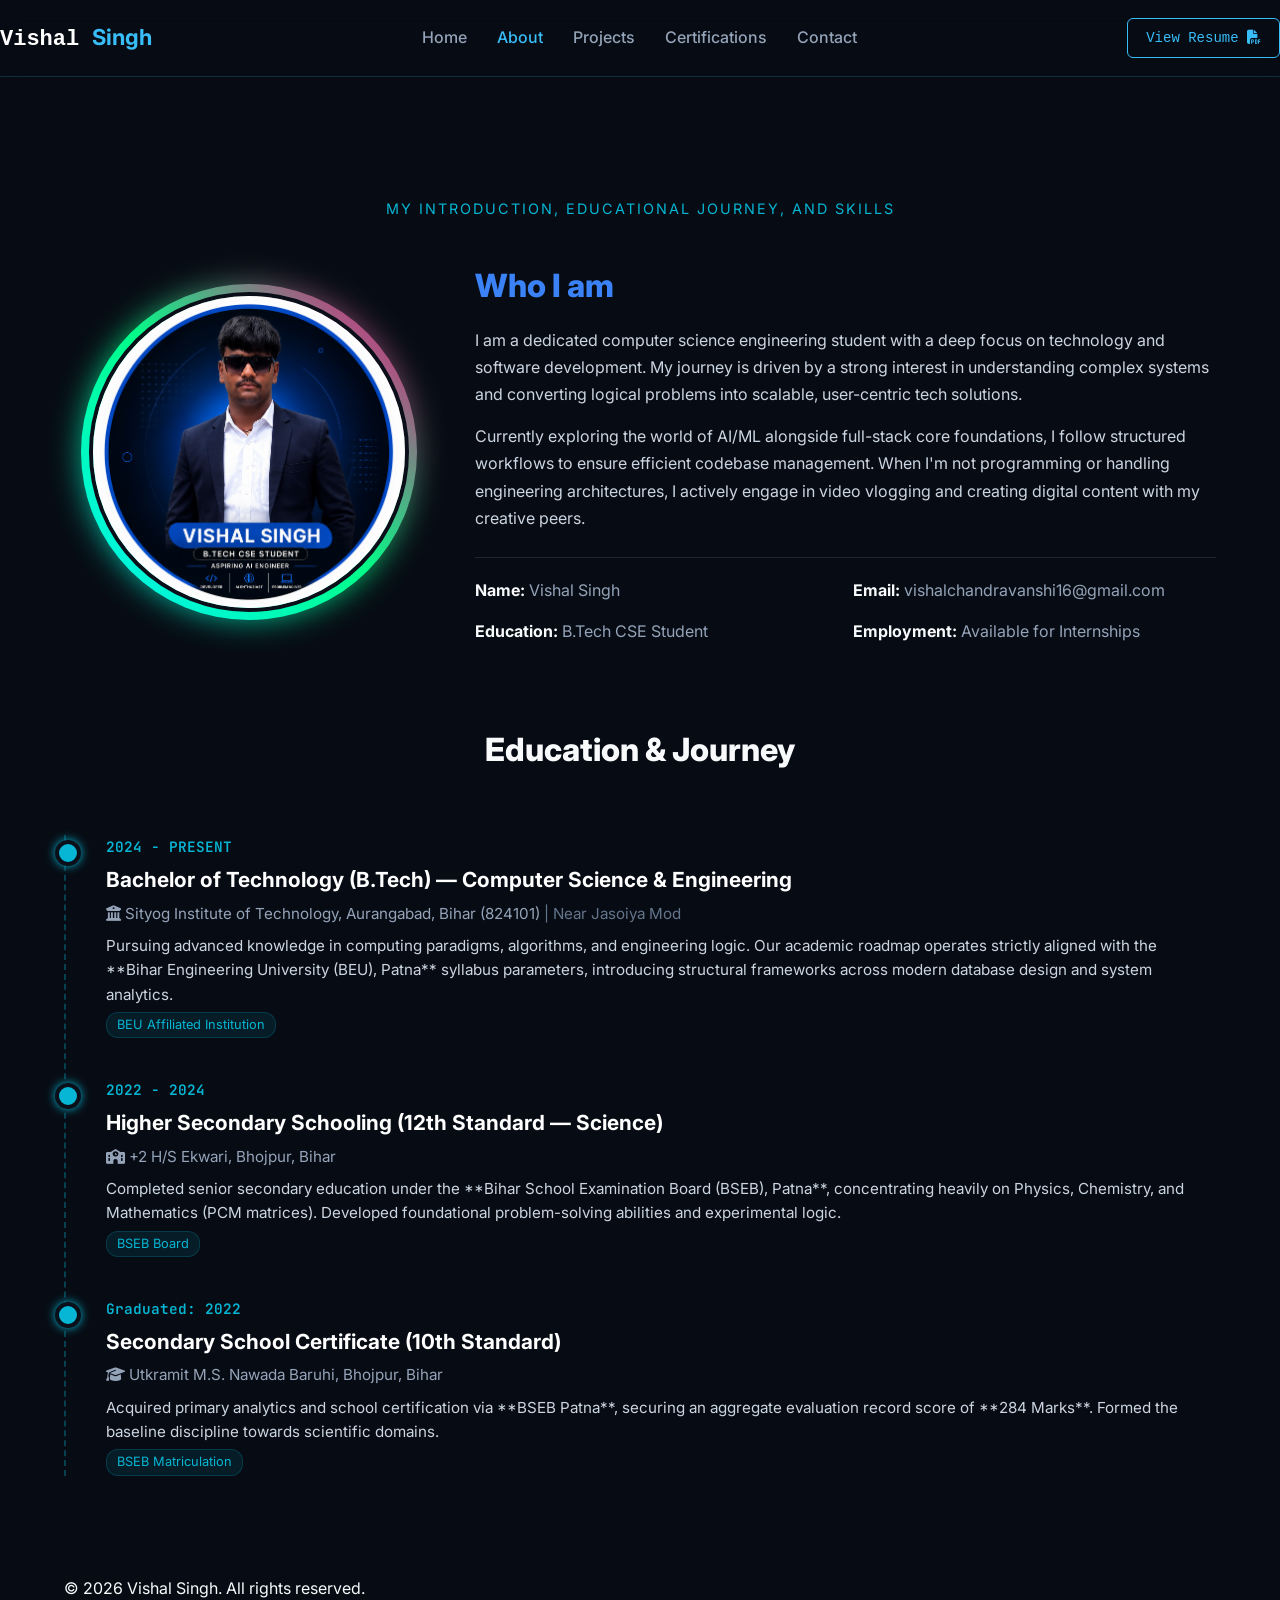
<file: about.html>
<!DOCTYPE html>
<html lang="en" class="scroll-smooth dark">
<head>
    <meta charset="UTF-8">
    <meta name="viewport" content="width=device-width, initial-scale=1.0">
    <title>About Me | Vishal Singh</title>
    
    <!-- Fonts & Icons -->
    <link rel="preconnect" href="https://fonts.googleapis.com">
    <link rel="preconnect" href="https://fonts.gstatic.com" crossorigin>
    <link href="https://fonts.googleapis.com/css2?family=Inter:wght@300;400;500;600;700;800&family=JetBrains+Mono:wght@400;500;700&display=swap" rel="stylesheet">
    <link rel="stylesheet" href="https://cdnjs.cloudflare.com/ajax/libs/font-awesome/6.4.0/css/all.min.css">
    
    <!-- CSS Links Engine -->
    <link rel="stylesheet" href="css/variables.css">
    <link rel="stylesheet" href="css/style.css">
    <link rel="stylesheet" href="css/darkmode.css">
    <link rel="stylesheet" href="css/animations.css">
    <link rel="stylesheet" href="css/responsive.css">

    <!-- Rainbow Rotating Light Magic CSS -->
    <style>
        .about-grid-layout {
            display: grid;
            grid-template-columns: 1fr 2fr;
            gap: 40px;
            align-items: center;
            margin-top: 40px;
        }

        /* Rainbow Color Ring Container */
        .rainbow-avatar-wrapper {
            position: relative;
            width: 320px;
            height: 320px;
            margin: 0 auto;
            display: flex;
            align-items: center;
            justify-content: center;
        }

        /* Dynamic Rotating Colorful Borders */
        .rainbow-avatar-wrapper::before,
        .rainbow-avatar-wrapper::after {
            content: '';
            position: absolute;
            inset: -8px;
            border-radius: 50%;
            background: linear-gradient(45deg, #00f2ff, #00ff88, #ff007f, #7928ca, #3b82f6, #00f2ff);
            background-size: 400%;
            z-index: 1;
            animation: rainbowGlow 8s linear infinite;
        }

        .rainbow-avatar-wrapper::after {
            filter: blur(15px);
            opacity: 0.7;
        }

        /* Fixed Image Frame inside the ring */
        .avatar-core-frame {
            position: relative;
            width: 100%;
            height: 100%;
            background: #0b0f19;
            border-radius: 50%;
            z-index: 5;
            overflow: hidden;
            display: flex;
            align-items: center;
            justify-content: center;
            border: 4px solid #0b0f19;
        }

        .avatar-core-frame img {
            width: 100%;
            height: 100%;
            object-fit: cover;
            pointer-events: none;
        }

        @keyframes rainbowGlow {
            0% { background-position: 0% 50%; transform: rotate(0deg); }
            50% { background-position: 100% 50%; }
            100% { background-position: 0% 50%; transform: rotate(360deg); }
        }

        /* Professional Education Timeline UI */
        .edu-timeline-box {
            margin-top: 60px;
            position: relative;
            padding-left: 20px;
            border-left: 2px dashed rgba(6, 182, 212, 0.3);
        }

        .timeline-node {
            position: relative;
            margin-bottom: 40px;
            padding-left: 20px;
        }

        .timeline-node::before {
            content: '';
            position: absolute;
            left: -31px;
            top: 5px;
            width: 18px;
            height: 18px;
            border-radius: 50%;
            background: #06b6d4;
            border: 4px solid #0b0f19;
            box-shadow: 0 0 10px #06b6d4;
        }

        .node-meta {
            font-size: 0.9rem;
            color: #06b6d4;
            font-family: 'JetBrains Mono', monospace;
            font-weight: 600;
        }

        .node-title {
            font-size: 1.3rem;
            font-weight: 700;
            color: #ffffff;
            margin: 5px 0;
        }

        .node-location {
            font-size: 0.95rem;
            color: #94a3b8;
            margin-bottom: 8px;
        }

        .node-desc {
            color: #cbd5e1;
            font-size: 0.95rem;
            line-height: 1.6;
        }

        .tag-badge {
            display: inline-block;
            background: rgba(6, 182, 212, 0.1);
            color: #06b6d4;
            padding: 2px 10px;
            border-radius: 12px;
            font-size: 0.8rem;
            margin-top: 5px;
            border: 1px solid rgba(6, 182, 212, 0.2);
        }

        @media (max-width: 768px) {
            .about-grid-layout { grid-template-columns: 1fr; gap: 30px; }
        }
    </style>
</head>
<body>

    <!-- Header / Navbar -->
    <nav class="navbar">
        <div class="nav-container">
            <a href="index.html" class="nav-logo">Vishal <span>Singh</span></a>
            <ul class="nav-menu" id="nav-menu">
                <li><a href="index.html" class="nav-link">Home</a></li>
                <li><a href="about.html" class="nav-link active">About</a></li>
                <li><a href="projects.html" class="nav-link">Projects</a></li>
                <li><a href="certificates.html" class="nav-link">Certifications</a></li>
                <li><a href="blog.html" class="nav-link">Contact</a></li>
            </ul>
            <a href="resume.html" class="download-btn">View Resume <i class="fas fa-file-pdf"></i></a>
        </div>
    </nav>

    <!-- Main Content Grid -->
    <main class="container" style="padding-top: 120px; padding-bottom: 60px;">
        <div style="text-align: center; margin-bottom: 20px;">
            <p style="color: #06b6d4; letter-spacing: 2px; text-transform: uppercase; font-size: 0.9rem;">My introduction, educational journey, and skills</p>
        </div>

        <div class="about-grid-layout">
            
            <!-- LEFT COLUMN: PHOTO WITH RAINBOW ROTATING LIGHTS -->
            <div class="rainbow-avatar-wrapper">
                <div class="avatar-core-frame">
                    <!-- Aapki image file ka path aur profile photo frame -->
                    <img src="profile.png" alt="Vishal Singh">
                </div>
            </div>

            <!-- RIGHT COLUMN: WHO I AM CONTENT -->
            <div class="who-i-am-content">
                <h2 style="font-size: 2rem; font-weight: 800; color: #3b82f6; margin-bottom: 15px;">Who I am</h2>
                <p style="line-height: 1.7; color: #cbd5e1; margin-bottom: 15px;">
                    I am a dedicated computer science engineering student with a deep focus on technology and software development. My journey is driven by a strong interest in understanding complex systems and converting logical problems into scalable, user-centric tech solutions.
                </p>
                <p style="line-height: 1.7; color: #cbd5e1; margin-bottom: 25px;">
                    Currently exploring the world of AI/ML alongside full-stack core foundations, I follow structured workflows to ensure efficient codebase management. When I'm not programming or handling engineering architectures, I actively engage in video vlogging and creating digital content with my creative peers.
                </p>

                <!-- Profile Short Meta Information -->
                <div style="display: grid; grid-template-columns: 1fr 1fr; gap: 15px; border-top: 1px solid rgba(255,255,255,0.1); padding-top: 20px;">
                    <div><strong>Name:</strong> <span style="color: #94a3b8;">Vishal Singh</span></div>
                    <div><strong>Email:</strong> <span style="color: #94a3b8;">vishalchandravanshi16@gmail.com</span></div>
                    <div><strong>Education:</strong> <span style="color: #94a3b8;">B.Tech CSE Student</span></div>
                    <div><strong>Employment:</strong> <span style="color: #94a3b8;">Available for Internships</span></div>
                </div>
            </div>

        </div>

        <!-- EDUCATION TIMELINE BLOCK -->
        <section style="margin-top: 80px;">
            <h2 style="font-size: 2rem; font-weight: 800; text-align: center; margin-bottom: 10px;">Education & Journey</h2>
            
            <div class="edu-timeline-box">

                <!-- B.TECH NODE -->
                <div class="timeline-node">
                    <div class="node-meta">2024 - PRESENT</div>
                    <div class="node-title">Bachelor of Technology (B.Tech) — Computer Science & Engineering</div>
                    <div class="node-location"><i class="fas fa-university"></i> Sityog Institute of Technology, Aurangabad, Bihar (824101) <span style="color: #64748b;">| Near Jasoiya Mod</span></div>
                    <p class="node-desc">
                        Pursuing advanced knowledge in computing paradigms, algorithms, and engineering logic. Our academic roadmap operates strictly aligned with the **Bihar Engineering University (BEU), Patna** syllabus parameters, introducing structural frameworks across modern database design and system analytics.
                    </p>
                    <span class="tag-badge">BEU Affiliated Institution</span>
                </div>

                <!-- 12TH NODE -->
                <div class="timeline-node">
                    <div class="node-meta">2022 - 2024</div>
                    <div class="node-title">Higher Secondary Schooling (12th Standard — Science)</div>
                    <div class="node-location"><i class="fas fa-school"></i> +2 H/S Ekwari, Bhojpur, Bihar</div>
                    <p class="node-desc">
                        Completed senior secondary education under the **Bihar School Examination Board (BSEB), Patna**, concentrating heavily on Physics, Chemistry, and Mathematics (PCM matrices). Developed foundational problem-solving abilities and experimental logic.
                    </p>
                    <span class="tag-badge">BSEB Board</span>
                </div>

                <!-- 10TH NODE -->
                <div class="timeline-node">
                    <div class="node-meta">Graduated: 2022</div>
                    <div class="node-title">Secondary School Certificate (10th Standard)</div>
                    <div class="node-location"><i class="fas fa-graduation-cap"></i> Utkramit M.S. Nawada Baruhi, Bhojpur, Bihar</div>
                    <p class="node-desc">
                        Acquired primary analytics and school certification via **BSEB Patna**, securing an aggregate evaluation record score of **284 Marks**. Formed the baseline discipline towards scientific domains.
                    </p>
                    <span class="tag-badge">BSEB Matriculation</span>
                </div>

            </div>
        </section>
    </main>

    <!-- Footer -->
    <footer class="main-footer">
        <div class="container footer-flex">
            <p>&copy; 2026 Vishal Singh. All rights reserved.</p>
            <p>Built with <span style="color: #ef4444;">&hearts;</span> and Engineering Logic</p>
        </div>
    </footer>

    <script src="js/script.js"></script>
</body>
</html>
</file>
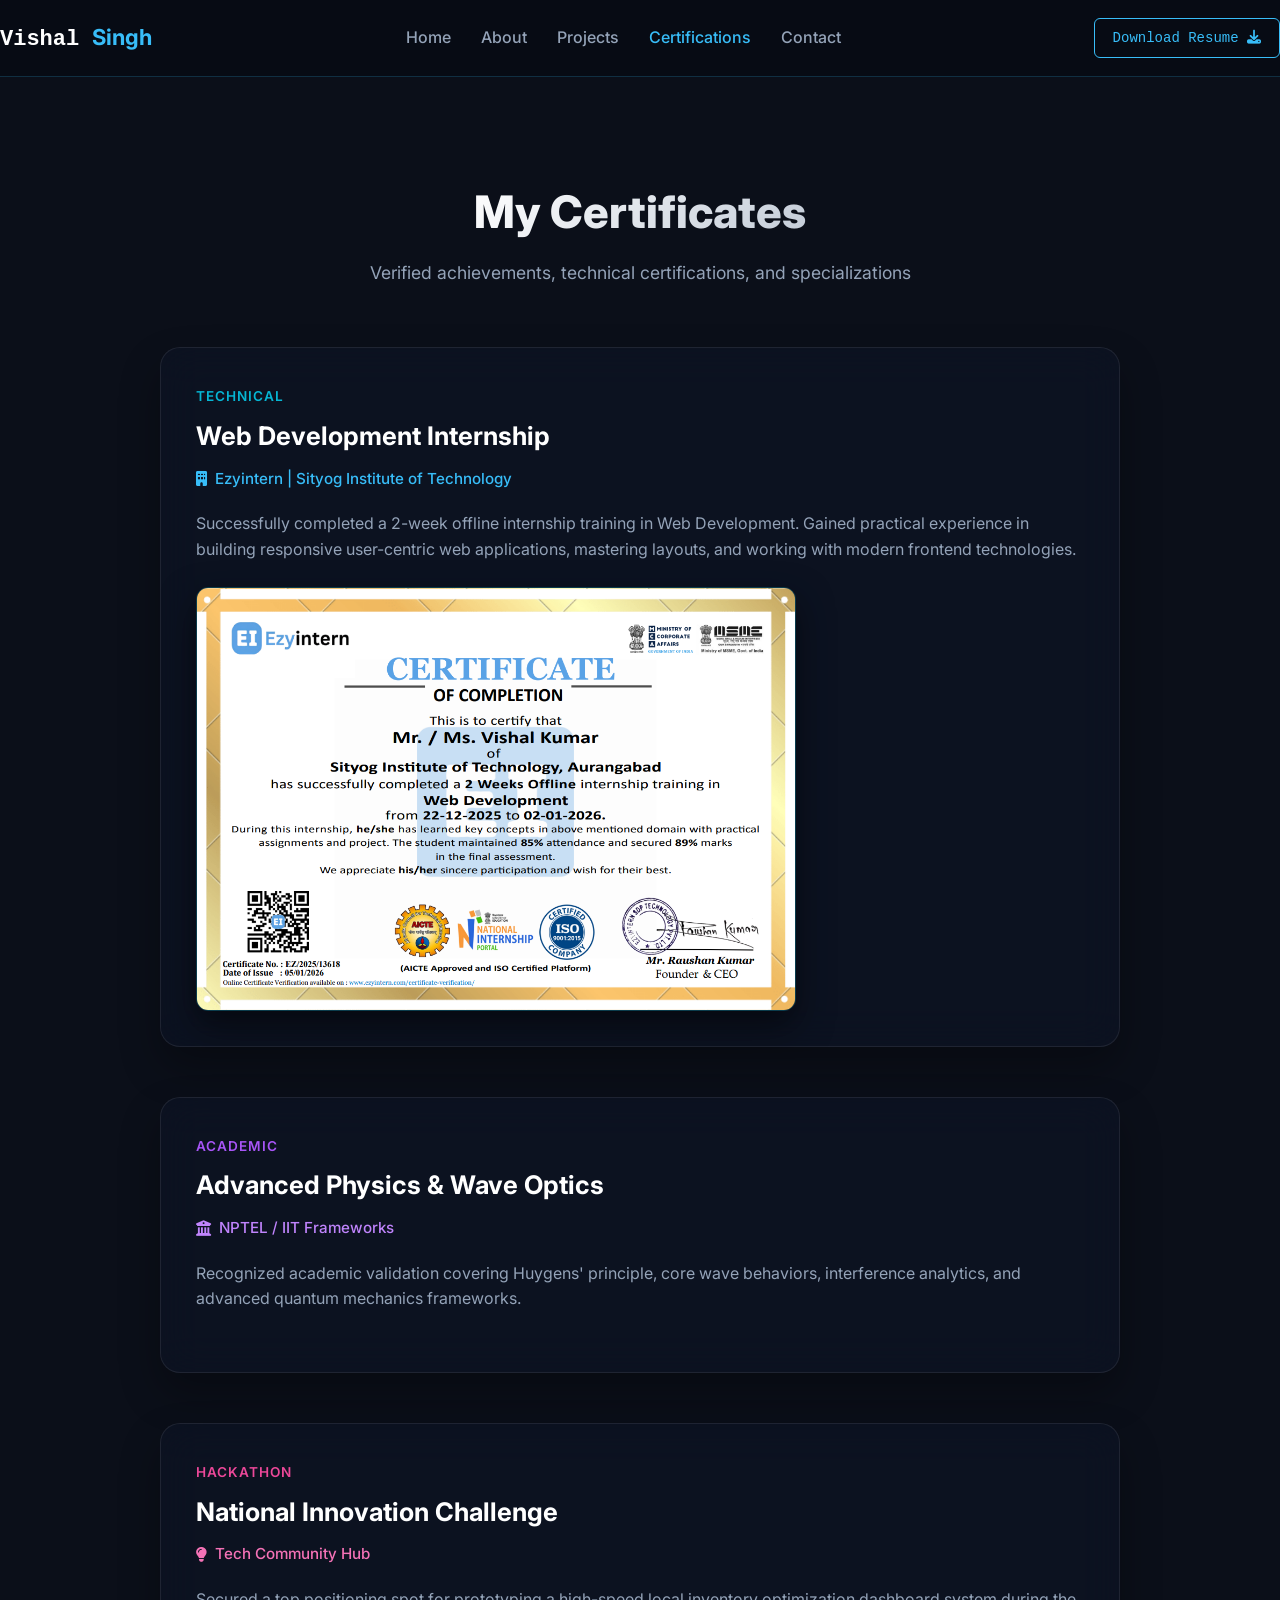
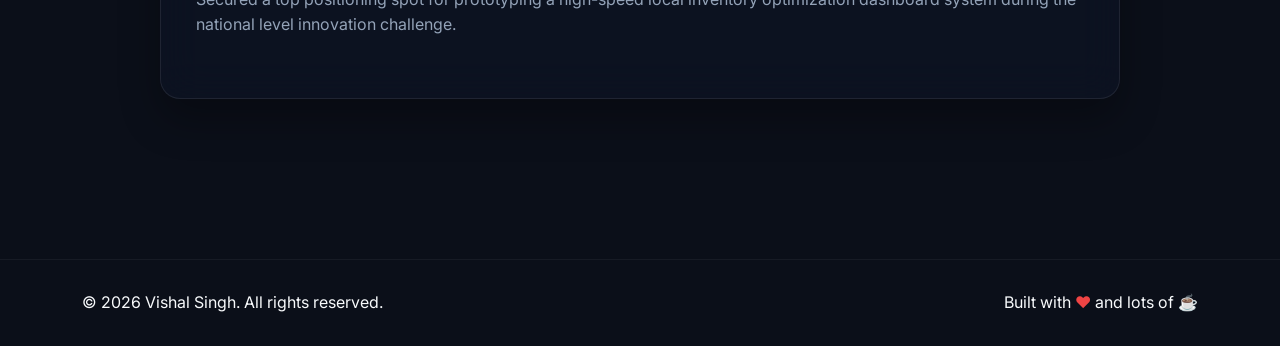
<file: certificates.html>
<!DOCTYPE html>
<html lang="en" class="scroll-smooth dark">
<head>
    <meta charset="UTF-8">
    <meta name="viewport" content="width=device-width, initial-scale=1.0">
    <title>My Certificates | Vishal Singh</title>
    
    <!-- Fonts & Icons -->
    <link rel="preconnect" href="https://fonts.googleapis.com">
    <link rel="preconnect" href="https://fonts.gstatic.com" crossorigin>
    <link href="https://fonts.googleapis.com/css2?family=Inter:wght@300;400;500;600;700;800&family=JetBrains+Mono:wght@400;500;700&display=swap" rel="stylesheet">
    <link rel="stylesheet" href="https://cdnjs.cloudflare.com/ajax/libs/font-awesome/6.4.0/css/all.min.css">
    
    <!-- CSS Links Engine -->
    <link rel="stylesheet" href="css/variables.css">
    <link rel="stylesheet" href="css/style.css">
    <link rel="stylesheet" href="css/darkmode.css">
    <link rel="stylesheet" href="css/animations.css">
    <link rel="stylesheet" href="css/responsive.css">
</head>
<body style="background-color: #0b0f19; color: #f8fafc; font-family: 'Inter', sans-serif;">

    <!-- Header / Navbar -->
    <nav class="navbar">
        <div class="nav-container">
            <a href="index.html" class="nav-logo">Vishal <span>Singh</span></a>
            <ul class="nav-menu" id="nav-menu">
                <li><a href="index.html" class="nav-link">Home</a></li>
                <li><a href="about.html" class="nav-link">About</a></li>
                <li><a href="projects.html" class="nav-link">Projects</a></li>
                <li><a href="certificates.html" class="nav-link active">Certifications</a></li>
                <li><a href="index.html#contact" class="nav-link">Contact</a></li>
            </ul>
            <a href="resume.html" class="download-btn">Download Resume <i class="fas fa-download"></i></a>
        </div>
    </nav>

    <!-- Certificates Section -->
    <section style="padding: 100px 20px; max-width: 1000px; margin: 0 auto;">
        <div style="text-align: center; margin-bottom: 60px;">
            <h1 style="font-size: 2.8rem; font-weight: 800; background: linear-gradient(135deg, #ffffff 30%, #94a3b8 100%); -webkit-background-clip: text; -webkit-text-fill-color: transparent; margin-bottom: 10px;">My Certificates</h1>
            <p style="color: #94a3b8; font-size: 1.1rem;">Verified achievements, technical certifications, and specializations</p>
        </div>

        <div style="display: flex; flex-direction: column; gap: 50px;">
            
            <!-- 1. TECHNICAL CERTIFICATE (EZYINTERN) -->
            <div class="certificate-card" style="background: rgba(15, 23, 42, 0.45); backdrop-filter: blur(20px); border: 1px solid rgba(255, 255, 255, 0.08); padding: 35px; border-radius: 20px; box-shadow: 0 20px 40px rgba(0,0,0,0.3);">
                <span style="color: #06b6d4; font-size: 0.85rem; font-weight: 600; text-transform: uppercase; letter-spacing: 1px; display: inline-block; margin-bottom: 8px;">Technical</span>
                <h3 style="font-size: 1.6rem; color: #ffffff; margin: 0 0 10px 0; font-weight: 700;">Web Development Internship</h3>
                
                <p style="color: #38bdf8; font-size: 0.95rem; margin: 0 0 20px 0; display: flex; align-items: center; gap: 8px; font-weight: 500;">
                    <i class="fas fa-building"></i> Ezyintern | Sityog Institute of Technology
                </p>
                
                <p style="color: #94a3b8; font-size: 1rem; line-height: 1.6; margin-bottom: 25px;">
                    Successfully completed a 2-week offline internship training in Web Development. Gained practical experience in building responsive user-centric web applications, mastering layouts, and working with modern frontend technologies.
                </p>
                
                <!-- Certificate Image Preview Box -->
                <div style="max-width: 600px; border-radius: 12px; overflow: hidden; border: 1px solid rgba(6, 182, 212, 0.25); box-shadow: 0 15px 35px rgba(0,0,0,0.5);">
                    <img src="Screenshot 2026-05-14 162944.png" alt="Web Development Internship Certificate" style="width: 100%; height: auto; display: block;">
                </div>
            </div>

            <!-- 2. ACADEMIC CERTIFICATE -->
            <div class="certificate-card" style="background: rgba(15, 23, 42, 0.45); backdrop-filter: blur(20px); border: 1px solid rgba(255, 255, 255, 0.08); padding: 35px; border-radius: 20px; box-shadow: 0 20px 40px rgba(0,0,0,0.3);">
                <span style="color: #a855f7; font-size: 0.85rem; font-weight: 600; text-transform: uppercase; letter-spacing: 1px; display: inline-block; margin-bottom: 8px;">Academic</span>
                <h3 style="font-size: 1.6rem; color: #ffffff; margin: 0 0 10px 0; font-weight: 700;">Advanced Physics & Wave Optics</h3>
                
                <p style="color: #c084fc; font-size: 0.95rem; margin: 0 0 20px 0; display: flex; align-items: center; gap: 8px; font-weight: 500;">
                    <i class="fas fa-university"></i> NPTEL / IIT Frameworks
                </p>
                
                <p style="color: #94a3b8; font-size: 1rem; line-height: 1.6; margin-bottom: 25px;">
                    Recognized academic validation covering Huygens' principle, core wave behaviors, interference analytics, and advanced quantum mechanics frameworks.
                </p>
            </div>

            <!-- 3. HACKATHON CERTIFICATE -->
            <div class="certificate-card" style="background: rgba(15, 23, 42, 0.45); backdrop-filter: blur(20px); border: 1px solid rgba(255, 255, 255, 0.08); padding: 35px; border-radius: 20px; box-shadow: 0 20px 40px rgba(0,0,0,0.3);">
                <span style="color: #ec4899; font-size: 0.85rem; font-weight: 600; text-transform: uppercase; letter-spacing: 1px; display: inline-block; margin-bottom: 8px;">Hackathon</span>
                <h3 style="font-size: 1.6rem; color: #ffffff; margin: 0 0 10px 0; font-weight: 700;">National Innovation Challenge</h3>
                
                <p style="color: #f472b6; font-size: 0.95rem; margin: 0 0 20px 0; display: flex; align-items: center; gap: 8px; font-weight: 500;">
                    <i class="fas fa-lightbulb"></i> Tech Community Hub
                </p>
                
                <p style="color: #94a3b8; font-size: 1rem; line-height: 1.6; margin-bottom: 25px;">
                    Secured a top positioning spot for prototyping a high-speed local inventory optimization dashboard system during the national level innovation challenge.
                </p>
            </div>

        </div>
    </section>

    <!-- Footer System -->
    <footer class="main-footer" style="padding: 30px 20px; border-top: 1px solid rgba(255,255,255,0.05); margin-top: 60px;">
        <div class="container footer-flex" style="display: flex; justify-content: space-between; align-items: center; flex-wrap: wrap; gap: 15px;">
            <p>&copy; 2026 Vishal Singh. All rights reserved.</p>
            <p>Built with <span style="color: #ef4444;">&hearts;</span> and lots of ☕</p>
        </div>
    </footer>

    <script src="js/script.js"></script>
</body>
</html>
</file>
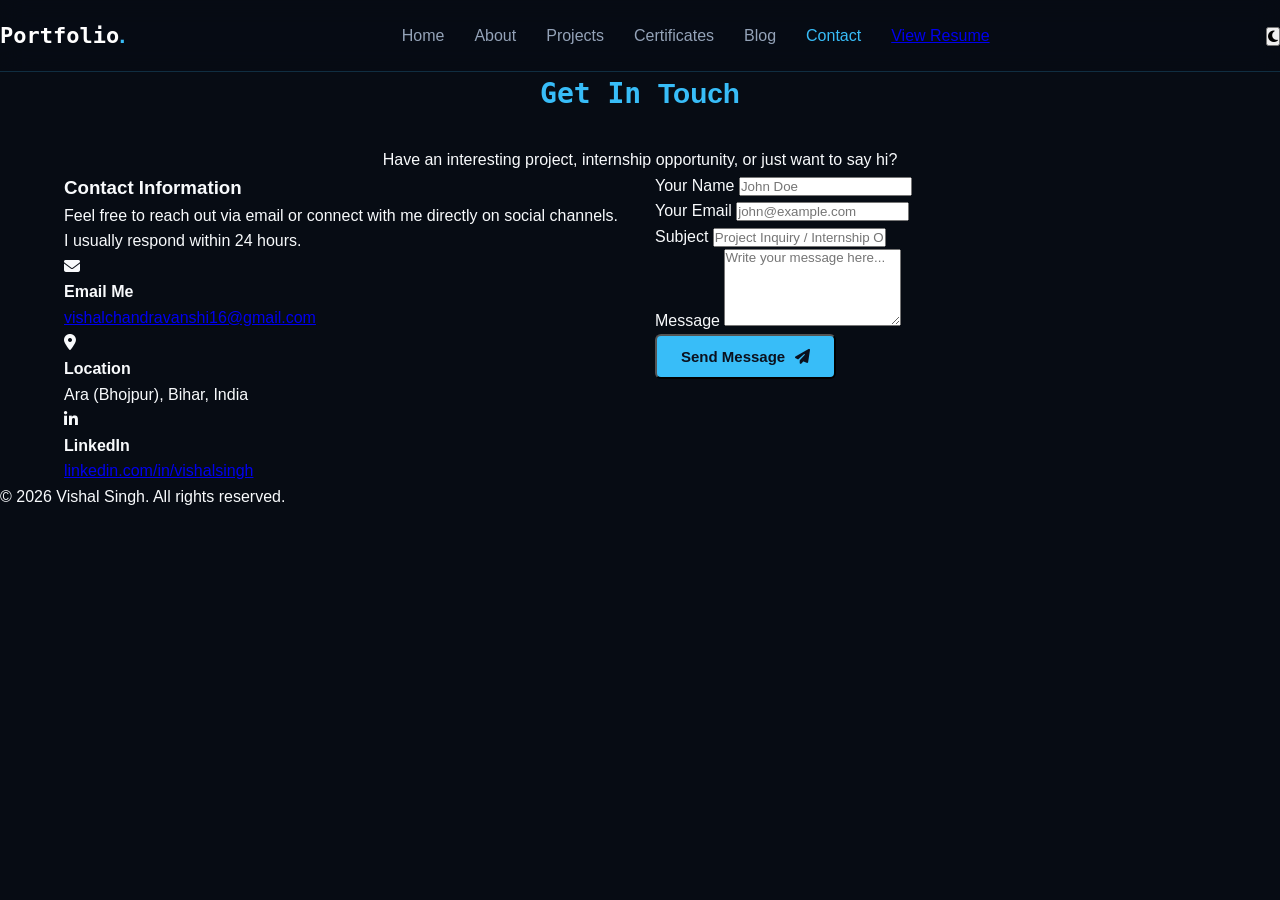
<file: contact.html>
<!DOCTYPE html>
<html lang="en" data-theme="light">
<head>
    <meta charset="UTF-8">
    <meta name="viewport" content="width=device-width, initial-scale=1.0">
    <meta name="description" content="Contact Me - Get in touch for internships, collaborations, projects, or just a technical chat.">
    <title>Contact | Student Portfolio</title>
    
    <!-- Favicon -->
    <link rel="icon" type="image/x-icon" href="assets/favicon/favicon.ico">
    
    <!-- Font Awesome for Icons -->
    <link rel="stylesheet" href="https://cdnjs.cloudflare.com/ajax/libs/font-awesome/6.4.0/css/all.min.css">
    
    <!-- CSS Links -->
    <link rel="stylesheet" href="css/variables.css">
    <link rel="stylesheet" href="css/style.css">
    <link rel="stylesheet" href="css/darkmode.css">
    <link rel="stylesheet" href="css/animations.css">
    <link rel="stylesheet" href="css/responsive.css">
</head>
<body>

    <!-- Navigation Bar -->
    <nav class="navbar">
        <div class="nav-container">
            <a href="index.html" class="nav-logo">Portfolio<span>.</span></a>
            <ul class="nav-menu" id="nav-menu">
                <li class="nav-item"><a href="index.html" class="nav-link">Home</a></li>
                <li class="nav-item"><a href="about.html" class="nav-link">About</a></li>
                <li class="nav-item"><a href="projects.html" class="nav-link">Projects</a></li>
                <li class="nav-item"><a href="certificates.html" class="nav-link">Certificates</a></li>
                <li class="nav-item"><a href="blog.html" class="nav-link">Blog</a></li>
                <li class="nav-item"><a href="contact.html" class="nav-link active">Contact</a></li>
                <li class="nav-item"><a href="resume.html" class="nav-link-btn">View Resume</a></li>
            </ul>
            <div class="nav-actions">
                <button id="theme-toggle" aria-label="Toggle Theme">
                    <i class="fas fa-moon" id="theme-icon"></i>
                </button>
                <div class="hamburger" id="hamburger">
                    <span class="bar"></span>
                    <span class="bar"></span>
                    <span class="bar"></span>
                </div>
            </div>
        </div>
    </nav>

    <!-- Contact Section -->
    <section class="contact-page section-padding">
        <div class="container">
            <h2 class="section-title text-center scroll-reveal">Get In <span>Touch</span></h2>
            <p class="section-subtitle text-center scroll-reveal">Have an interesting project, internship opportunity, or just want to say hi?</p>
            
            <div class="contact-grid section-padding">
                <!-- Contact Info Cards -->
                <div class="contact-info scroll-reveal">
                    <h3>Contact Information</h3>
                    <p>Feel free to reach out via email or connect with me directly on social channels. I usually respond within 24 hours.</p>
                    
                    <div class="info-details">
                        <div class="info-item">
                            <div class="info-icon"><i class="fas fa-envelope"></i></div>
                            <div>
                                <h4>Email Me</h4>
                                <p><a href="mailto:vishalchandravanshi16@gmail.com">vishalchandravanshi16@gmail.com</a></p>
                            </div>
                        </div>
                        <div class="info-item">
                            <div class="info-icon"><i class="fas fa-map-marker-alt"></i></div>
                            <div>
                                <h4>Location</h4>
                                <p>Ara (Bhojpur), Bihar, India</p>
                            </div>
                        </div>
                        <div class="info-item">
                            <div class="info-icon"><i class="fab fa-linkedin-in"></i></div>
                            <div>
                                <h4>LinkedIn</h4>
                                <p><a href="https://www.linkedin.com/in/vishal-singh-019457370/" target="_blank">linkedin.com/in/vishalsingh</a></p>
                            </div>
                        </div>
                    </div>
                </div>

                <!-- Contact Form -->
                <div class="contact-form-container scroll-reveal">
                    <form id="portfolio-contact-form" class="contact-form" action="https://formspree.io/f/mykrakek" method="POST">
                        <div class="form-group">
                            <label for="name">Your Name</label>
                            <input type="text" id="name" name="name" placeholder="John Doe" required autocomplete="name">
                        </div>
                        <div class="form-group">
                            <label for="email">Your Email</label>
                            <input type="email" id="email" name="email" placeholder="john@example.com" required autocomplete="email">
                        </div>
                        
                        <!-- PERFECTLY PLACED SUBJECT OPTION -->
                        <div class="form-group">
                            <label for="subject">Subject</label>
                            <input type="text" id="subject" name="subject" placeholder="Project Inquiry / Internship Opportunity" required>
                        </div>
                        
                        <div class="form-group">
                            <label for="message">Message</label>
                            <textarea id="message" name="message" rows="5" placeholder="Write your message here..." required></textarea>
                        </div>
                        <button type="submit" class="btn btn-primary btn-block" id="form-submit-btn">
                            Send Message <i class="fas fa-paper-plane"></i>
                        </button>
                        <div id="form-response-message" class="form-status"></div>
                    </form>
                </div>
            </div>
        </div>
    </section>

    <!-- Footer -->
    <footer class="footer">
        <div class="footer-container">
            <p>&copy; 2026 Vishal Singh. All rights reserved.</p>
        </div>
    </footer>

    <!-- Scripts -->
    <script src="js/darkmode.js"></script>
    <script src="js/contact.js"></script>
    <script src="js/animation.js"></script>
    <script src="js/script.js"></script>
</body>
</html>
</file>
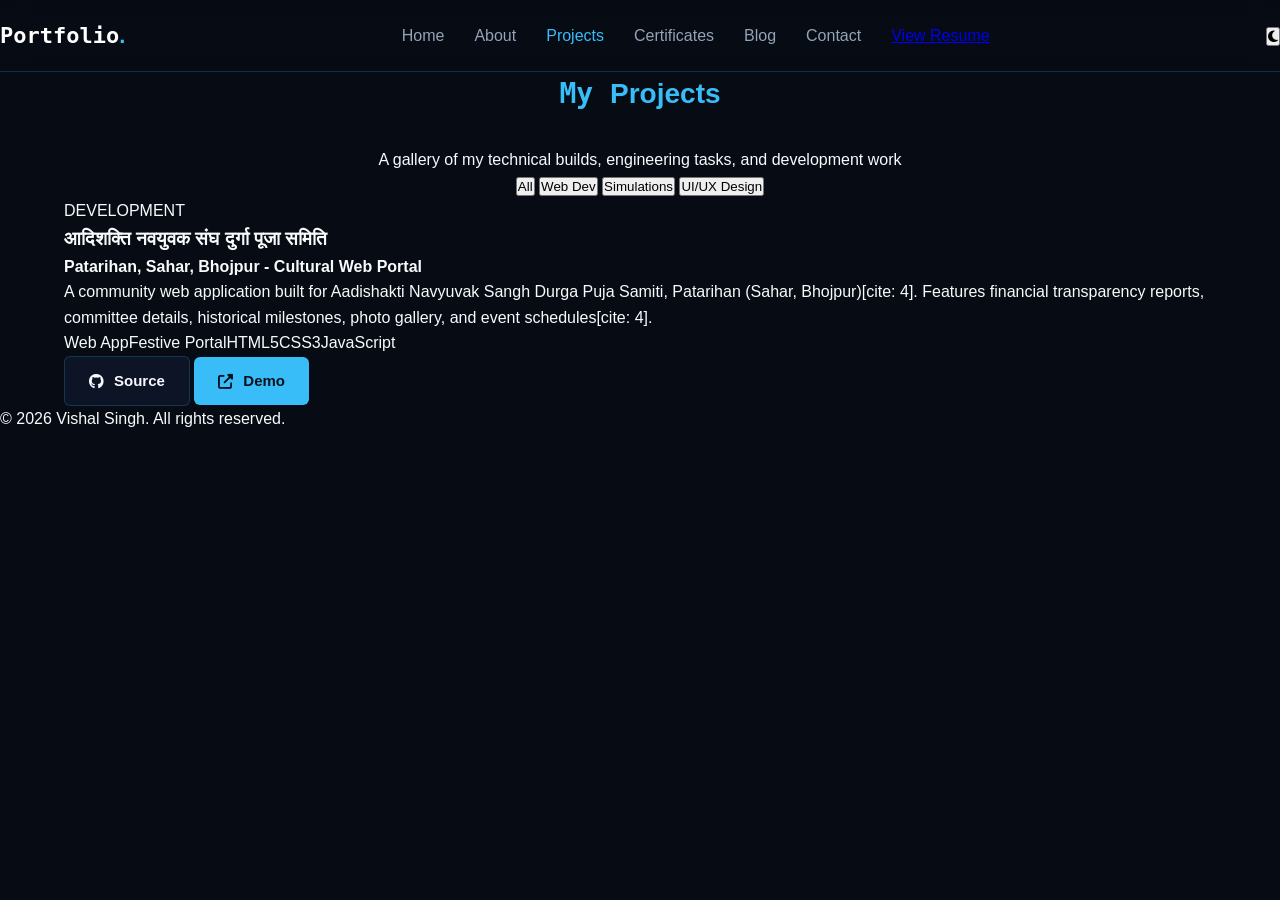
<file: projects.html>
<!DOCTYPE html>
<html lang="en" data-theme="light">
<head>
    <meta charset="UTF-8">
    <meta name="viewport" content="width=device-width, initial-scale=1.0">
    <meta name="description" content="My Projects - Showcase of web applications, hardware experiments, and software tools.">
    <title>Projects | Student Portfolio</title>
    
    <!-- Favicon -->
    <link rel="icon" type="image/x-icon" href="assets/favicon/favicon.ico">
    
    <!-- Font Awesome for Icons -->
    <link rel="stylesheet" href="https://cdnjs.cloudflare.com/ajax/libs/font-awesome/6.4.0/css/all.min.css">
    
    <!-- CSS Links -->
    <link rel="stylesheet" href="css/variables.css">
    <link rel="stylesheet" href="css/style.css">
    <link rel="stylesheet" href="css/darkmode.css">
    <link rel="stylesheet" href="css/animations.css">
    <link rel="stylesheet" href="css/responsive.css">
</head>
<body>

    <!-- Navigation Bar -->
    <nav class="navbar">
        <div class="nav-container">
            <a href="index.html" class="nav-logo">Portfolio<span>.</span></a>
            <ul class="nav-menu" id="nav-menu">
                <li class="nav-item"><a href="index.html" class="nav-link">Home</a></li>
                <li class="nav-item"><a href="about.html" class="nav-link">About</a></li>
                <li class="nav-item"><a href="projects.html" class="nav-link active">Projects</a></li>
                <li class="nav-item"><a href="certificates.html" class="nav-link">Certificates</a></li>
                <li class="nav-item"><a href="blog.html" class="nav-link">Blog</a></li>
                <li class="nav-item"><a href="contact.html" class="nav-link">Contact</a></li>
                <li class="nav-item"><a href="resume.html" class="nav-link-btn">View Resume</a></li>
            </ul>
            <div class="nav-actions">
                <button id="theme-toggle" aria-label="Toggle Theme">
                    <i class="fas fa-moon" id="theme-icon"></i>
                </button>
                <div class="hamburger" id="hamburger">
                    <span class="bar"></span>
                    <span class="bar"></span>
                    <span class="bar"></span>
                </div>
            </div>
        </div>
    </nav>

    <!-- Projects Section -->
    <section class="projects-page section-padding">
        <div class="container">
            <h2 class="section-title text-center scroll-reveal">My <span>Projects</span></h2>
            <p class="section-subtitle text-center scroll-reveal">A gallery of my technical builds, engineering tasks, and development work</p>
            
            <!-- Filter Categories -->
            <div class="filter-container text-center scroll-reveal">
                <button class="filter-btn active" data-filter="all">All</button>
                <button class="filter-btn" data-filter="development">Web Dev</button>
                <button class="filter-btn" data-filter="academic">Simulations</button>
                <button class="filter-btn" data-filter="creative">UI/UX Design</button>
            </div>

            <!-- Dynamic Projects Grid Container -->
            <div class="grid-3 project-grid section-padding" id="dynamic-projects-grid">
                <!-- Projects will be dynamically loaded here from projects-data.js -->
            </div>
        </div>
    </section>

    <!-- Footer -->
    <footer class="footer">
        <div class="footer-container">
            <p>&copy; 2026 Vishal Singh. All rights reserved.</p>
        </div>
    </footer>

    <!-- Scripts -->
    <script src="js/darkmode.js"></script>
    <script src="js/projects-data.js"></script>
    <script src="js/animation.js"></script>
    <script src="js/script.js"></script>
</body>
</html>
</file>
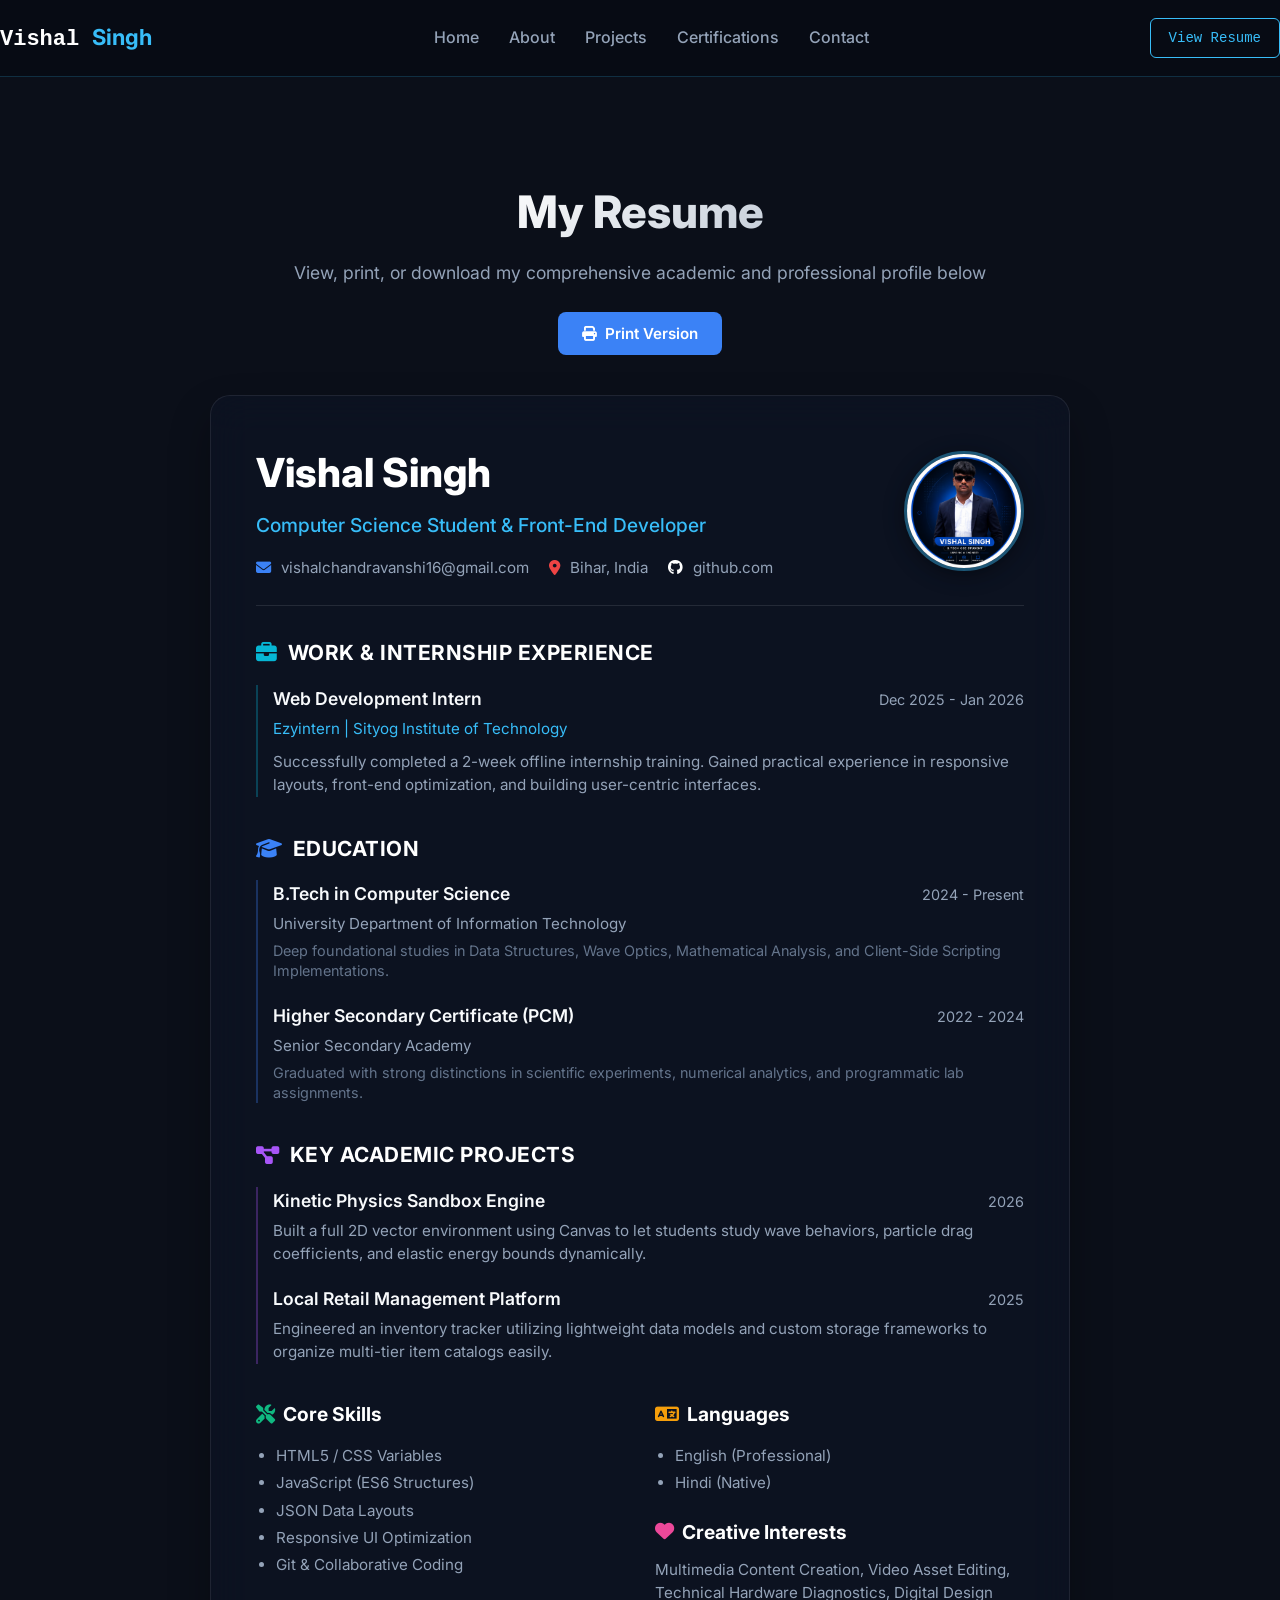
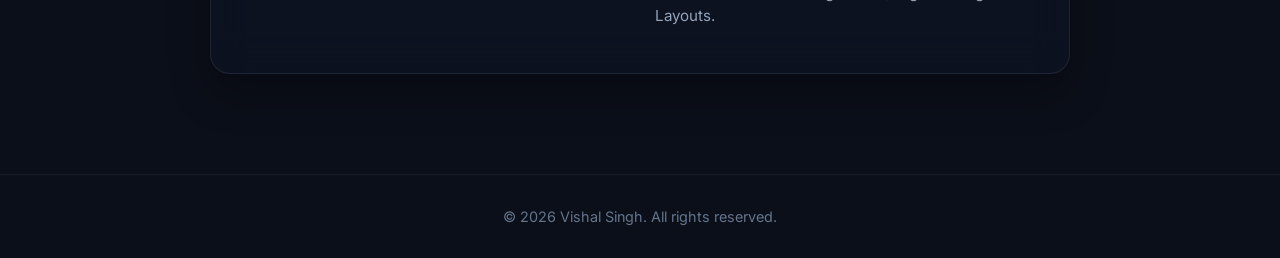
<file: resume.html>
<!DOCTYPE html>
<html lang="en" class="scroll-smooth dark">
<head>
    <meta charset="UTF-8">
    <meta name="viewport" content="width=device-width, initial-scale=1.0">
    <title>My Resume | Vishal Singh</title>
    
    <!-- Fonts & Icons -->
    <link rel="preconnect" href="https://fonts.googleapis.com">
    <link rel="preconnect" href="https://fonts.gstatic.com" crossorigin>
    <link href="https://fonts.googleapis.com/css2?family=Inter:wght@300;400;500;600;700;800&family=JetBrains+Mono:wght@400;500;700&display=swap" rel="stylesheet">
    <link rel="stylesheet" href="https://cdnjs.cloudflare.com/ajax/libs/font-awesome/6.4.0/css/all.min.css">
    
    <!-- CSS Links Engine -->
    <link rel="stylesheet" href="css/variables.css">
    <link rel="stylesheet" href="css/style.css">
    <link rel="stylesheet" href="css/darkmode.css">
    <link rel="stylesheet" href="css/animations.css">
    <link rel="stylesheet" href="css/responsive.css">
</head>
<body style="background-color: #0b0f19; color: #f8fafc; font-family: 'Inter', sans-serif; margin: 0; padding: 0;">

    <!-- Header / Navbar -->
    <nav class="navbar">
        <div class="nav-container">
            <a href="index.html" class="nav-logo">Vishal <span>Singh</span></a>
            <ul class="nav-menu" id="nav-menu">
                <li><a href="index.html" class="nav-link">Home</a></li>
                <li><a href="about.html" class="nav-link">About</a></li>
                <li><a href="projects.html" class="nav-link">Projects</a></li>
                <li><a href="certificates.html" class="nav-link">Certifications</a></li>
                <li><a href="index.html#contact" class="nav-link">Contact</a></li>
            </ul>
            <a href="resume.html" class="download-btn nav-link active">View Resume</a>
        </div>
    </nav>

    <!-- Resume Section -->
    <main style="padding: 100px 20px; max-width: 900px; margin: 0 auto;">
        
        <div style="text-align: center; margin-bottom: 40px;">
            <h1 style="font-size: 2.8rem; font-weight: 800; background: linear-gradient(135deg, #ffffff 30%, #94a3b8 100%); -webkit-background-clip: text; -webkit-text-fill-color: transparent; margin-bottom: 10px;">My Resume</h1>
            <p style="color: #94a3b8; font-size: 1.1rem; margin-bottom: 25px;">View, print, or download my comprehensive academic and professional profile below</p>
            
            <!-- Action Buttons -->
            <div style="display: flex; justify-content: center; gap: 15px;">
                <button onclick="window.print()" style="background: #3b82f6; color: white; border: none; padding: 12px 24px; font-size: 0.95rem; font-weight: 600; border-radius: 8px; cursor: pointer; display: flex; align-items: center; gap: 8px; transition: background 0.2s;">
                    <i class="fas fa-print"></i> Print Version
                </button>
            </div>
        </div>

        <!-- Resume Card Sheet -->
        <div id="resume-sheet" style="background: rgba(15, 23, 42, 0.45); backdrop-filter: blur(20px); border: 1px solid rgba(255, 255, 255, 0.08); padding: 45px; border-radius: 20px; box-shadow: 0 20px 40px rgba(0,0,0,0.3);">
            
            <!-- Header Info Component WITH PHOTO -->
            <div style="border-bottom: 1px solid rgba(255, 255, 255, 0.1); padding-bottom: 25px; margin-bottom: 30px; display: flex; flex-direction: row; align-items: center; justify-content: space-between; flex-wrap: wrap-reverse; gap: 20px;">
                
                <div>
                    <h2 style="font-size: 2.5rem; font-weight: 800; color: #ffffff; margin: 0 0 5px 0;">Vishal Singh</h2>
                    <p style="font-size: 1.2rem; color: #38bdf8; margin: 0 0 15px 0; font-weight: 500;">Computer Science Student & Front-End Developer</p>
                    
                    <div style="display: flex; flex-wrap: wrap; gap: 20px; color: #94a3b8; font-size: 0.95rem;">
                        <span><i class="fas fa-envelope" style="color: #3b82f6; margin-right: 6px;"></i> vishalchandravanshi16@gmail.com</span>
                        <span><i class="fas fa-map-marker-alt" style="color: #ef4444; margin-right: 6px;"></i> Bihar, India</span>
                        <span><i class="fab fa-github" style="color: #ffffff; margin-right: 6px;"></i> github.com</span>
                    </div>
                </div>

                <!-- Profile Photo Section -->
                <div style="width: 120px; height: 120px; border-radius: 50%; overflow: hidden; border: 3px solid rgba(56, 189, 248, 0.4); box-shadow: 0 4px 20px rgba(0,0,0,0.4);">
                    <img src="profile.png" alt="Vishal Singh Profile Photo" style="width: 100%; height: 100%; object-fit: cover; display: block;">
                </div>

            </div>

            <!-- Experience / Internships -->
            <div style="margin-bottom: 35px;">
                <h3 style="font-size: 1.3rem; color: #ffffff; font-weight: 700; text-transform: uppercase; letter-spacing: 0.5px; margin-bottom: 15px; display: flex; align-items: center; gap: 10px;">
                    <i class="fas fa-briefcase" style="color: #06b6d4;"></i> Work & Internship Experience
                </h3>
                <div style="padding-left: 15px; border-left: 2px solid rgba(6, 182, 212, 0.3);">
                    <div style="display: flex; justify-content: space-between; align-items: baseline; flex-wrap: wrap;">
                        <h4 style="font-size: 1.1rem; color: #f8fafc; margin: 0; font-weight: 600;">Web Development Intern</h4>
                        <span style="font-size: 0.9rem; color: #94a3b8;">Dec 2025 - Jan 2026</span>
                    </div>
                    <p style="color: #38bdf8; font-size: 0.95rem; margin: 4px 0 10px 0;">Ezyintern | Sityog Institute of Technology</p>
                    <p style="color: #94a3b8; font-size: 0.95rem; line-height: 1.5; margin: 0;">
                        Successfully completed a 2-week offline internship training. Gained practical experience in responsive layouts, front-end optimization, and building user-centric interfaces.
                    </p>
                </div>
            </div>

            <!-- Education -->
            <div style="margin-bottom: 35px;">
                <h3 style="font-size: 1.3rem; color: #ffffff; font-weight: 700; text-transform: uppercase; letter-spacing: 0.5px; margin-bottom: 15px; display: flex; align-items: center; gap: 10px;">
                    <i class="fas fa-graduation-cap" style="color: #3b82f6;"></i> Education
                </h3>
                
                <div style="display: flex; flex-direction: column; gap: 20px; padding-left: 15px; border-left: 2px solid rgba(59, 130, 246, 0.3);">
                    <!-- College -->
                    <div>
                        <div style="display: flex; justify-content: space-between; align-items: baseline; flex-wrap: wrap;">
                            <h4 style="font-size: 1.1rem; color: #f8fafc; margin: 0; font-weight: 600;">B.Tech in Computer Science</h4>
                            <span style="font-size: 0.9rem; color: #94a3b8;">2024 - Present</span>
                        </div>
                        <p style="color: #94a3b8; font-size: 0.95rem; margin: 4px 0 0 0;">University Department of Information Technology</p>
                        <p style="color: #64748b; font-size: 0.9rem; margin: 5px 0 0 0; line-height: 1.4;">Deep foundational studies in Data Structures, Wave Optics, Mathematical Analysis, and Client-Side Scripting Implementations.</p>
                    </div>
                    
                    <!-- School -->
                    <div>
                        <div style="display: flex; justify-content: space-between; align-items: baseline; flex-wrap: wrap;">
                            <h4 style="font-size: 1.1rem; color: #f8fafc; margin: 0; font-weight: 600;">Higher Secondary Certificate (PCM)</h4>
                            <span style="font-size: 0.9rem; color: #94a3b8;">2022 - 2024</span>
                        </div>
                        <p style="color: #94a3b8; font-size: 0.95rem; margin: 4px 0 0 0;">Senior Secondary Academy</p>
                        <p style="color: #64748b; font-size: 0.9rem; margin: 5px 0 0 0; line-height: 1.4;">Graduated with strong distinctions in scientific experiments, numerical analytics, and programmatic lab assignments.</p>
                    </div>
                </div>
            </div>

            <!-- Academic Projects -->
            <div style="margin-bottom: 35px;">
                <h3 style="font-size: 1.3rem; color: #ffffff; font-weight: 700; text-transform: uppercase; letter-spacing: 0.5px; margin-bottom: 15px; display: flex; align-items: center; gap: 10px;">
                    <i class="fas fa-project-diagram" style="color: #a855f7;"></i> Key Academic Projects
                </h3>
                
                <div style="display: flex; flex-direction: column; gap: 20px; padding-left: 15px; border-left: 2px solid rgba(168, 85, 247, 0.3);">
                    <!-- Project 1 -->
                    <div>
                        <div style="display: flex; justify-content: space-between; align-items: baseline; flex-wrap: wrap;">
                            <h4 style="font-size: 1.1rem; color: #f8fafc; margin: 0; font-weight: 600;">Kinetic Physics Sandbox Engine</h4>
                            <span style="font-size: 0.9rem; color: #94a3b8;">2026</span>
                        </div>
                        <p style="color: #94a3b8; font-size: 0.95rem; line-height: 1.5; margin: 5px 0 0 0;">Built a full 2D vector environment using Canvas to let students study wave behaviors, particle drag coefficients, and elastic energy bounds dynamically.</p>
                    </div>

                    <!-- Project 2 -->
                    <div>
                        <div style="display: flex; justify-content: space-between; align-items: baseline; flex-wrap: wrap;">
                            <h4 style="font-size: 1.1rem; color: #f8fafc; margin: 0; font-weight: 600;">Local Retail Management Platform</h4>
                            <span style="font-size: 0.9rem; color: #94a3b8;">2025</span>
                        </div>
                        <p style="color: #94a3b8; font-size: 0.95rem; line-height: 1.5; margin: 5px 0 0 0;">Engineered an inventory tracker utilizing lightweight data models and custom storage frameworks to organize multi-tier item catalogs easily.</p>
                    </div>
                </div>
            </div>

            <!-- Two Column Grid for Skills & Interests -->
            <div style="display: grid; grid-template-columns: repeat(auto-fit, minmax(250px, 1fr)); gap: 30px;">
                
                <!-- Skills -->
                <div>
                    <h3 style="font-size: 1.2rem; color: #ffffff; font-weight: 700; margin-bottom: 12px; display: flex; align-items: center; gap: 8px;">
                        <i class="fas fa-tools" style="color: #10b981;"></i> Core Skills
                    </h3>
                    <ul style="margin: 0; padding-left: 20px; color: #94a3b8; line-height: 1.8; font-size: 0.95rem;">
                        <li>HTML5 / CSS Variables</li>
                        <li>JavaScript (ES6 Structures)</li>
                        <li>JSON Data Layouts</li>
                        <li>Responsive UI Optimization</li>
                        <li>Git & Collaborative Coding</li>
                    </ul>
                </div>

                <!-- Languages & Interests -->
                <div>
                    <h3 style="font-size: 1.2rem; color: #ffffff; font-weight: 700; margin-bottom: 12px; display: flex; align-items: center; gap: 8px;">
                        <i class="fas fa-language" style="color: #f59e0b;"></i> Languages
                    </h3>
                    <ul style="margin: 0 0 20px 0; padding-left: 20px; color: #94a3b8; line-height: 1.8; font-size: 0.95rem;">
                        <li>English (Professional)</li>
                        <li>Hindi (Native)</li>
                    </ul>

                    <h3 style="font-size: 1.2rem; color: #ffffff; font-weight: 700; margin-bottom: 12px; display: flex; align-items: center; gap: 8px;">
                        <i class="fas fa-heart" style="color: #ec4899;"></i> Creative Interests
                    </h3>
                    <p style="color: #94a3b8; margin: 0; font-size: 0.95rem; line-height: 1.5;">
                        Multimedia Content Creation, Video Asset Editing, Technical Hardware Diagnostics, Digital Design Layouts.
                    </p>
                </div>

            </div>

        </div>
    </main>

    <!-- Footer System -->
    <footer class="main-footer" style="padding: 30px 20px; border-top: 1px solid rgba(255,255,255,0.05); text-align: center;">
        <p style="color: #64748b; font-size: 0.9rem;">&copy; 2026 Vishal Singh. All rights reserved.</p>
    </footer>

</body>
</html>
</file>
<file: css/variables.css>
/* ==========================================================================
   Professional Student Portfolio - Core Design Tokens & CSS Custom Variables
   ========================================================================== */

:root {
    /* Color Palette (Light Mode Default) */
    --primary-color: #2563eb;       /* Royal Blue Theme Accent */
    --primary-hover: #1d4ed8;       /* Darker shade for interaction states */
    --bg-primary: #f8fafc;          /* Document baseline background */
    --bg-secondary: #f1f5f9;        /* Secondary layers and section stripes */
    --bg-card: #ffffff;             /* Explicit wrapper elements canvas */
    --bg-navbar: rgba(248, 250, 252, 0.8); /* Blended blur backdrop base */
    
    /* Typography Matrix */
    --text-primary: #334155;        /* Body description copy readability text */
    --text-secondary: #64748b;      /* Captions, dates, and subtitle layouts */
    --text-title: #0f172a;          /* Clean solid black headers and logos */
    
    /* Layout Framework Bounds */
    --max-width: 1200px;
    --border-color: #e2e8f0;        /* Subtle divider structural borders */
    
    /* Spacing Dimensions */
    --spacing-xs: 0.25rem;
    --spacing-sm: 0.5rem;
    --spacing-md: 1rem;
    --spacing-lg: 1.5rem;
    --spacing-xl: 2.5rem;
    
    /* Structural Border Radii */
    --radius-sm: 4px;
    --radius-md: 8px;
    --radius-lg: 16px;
    
    /* Animation Timing Scales */
    --transition-speed: 0.3s;
    
    /* Box Shadow Elevations */
    --shadow-sm: 0 1px 3px rgba(0, 0, 0, 0.05);
    --shadow-md: 0 4px 6px -1px rgba(0, 0, 0, 0.07), 0 2px 4px -1px rgba(0, 0, 0, 0.06);
    --shadow-lg: 0 10px 15px -3px rgba(0, 0, 0, 0.1), 0 4px 6px -2px rgba(0, 0, 0, 0.05);
}
</file>
<file: css/style.css>
:root {
    --bg-main: #070c14;
    --bg-card: rgba(15, 23, 42, 0.85);
    --accent-blue: #38bdf8;
    --accent-glow: rgba(56, 189, 248, 0.25);
    --border-line: rgba(56, 189, 248, 0.2);
    --text-primary: #f8fafc;
    --text-secondary: #94a3b8;
    --font-code: 'Fira Code', monospace;
}

* {
    margin: 0;
    padding: 0;
    box-sizing: border-box;
    font-family: 'Inter', sans-serif;
}

body {
    background-color: var(--bg-main);
    color: var(--text-primary);
    overflow-x: hidden;
    line-height: 1.6;
}

.container {
    width: 90%;
    max-width: 1200px;
    margin: 0 auto;
}

/* Navbar */
.navbar {
    background: rgba(7, 12, 20, 0.9);
    backdrop-filter: blur(12px);
    border-bottom: 1px solid var(--border-line);
    position: sticky;
    top: 0;
    z-index: 1000;
    padding: 18px 0;
}
.nav-container { 
    display: flex; 
    justify-content: space-between; 
    align-items: center; 
    position: relative;
}
.nav-logo { font-family: var(--font-code); font-size: 22px; font-weight: 700; color: #fff; text-decoration: none; }
.nav-logo span { color: var(--accent-blue); }

.nav-menu { display: flex; list-style: none; gap: 30px; align-items: center; }
.nav-link { color: var(--text-secondary); text-decoration: none; font-weight: 500; transition: 0.3s; }
.nav-link.active, .nav-link:hover { color: var(--accent-blue); }

.mobile-resume-item { display: none; }

.download-btn {
    background: transparent;
    border: 1px solid var(--accent-blue);
    color: var(--accent-blue);
    padding: 8px 18px;
    border-radius: 6px;
    text-decoration: none;
    font-family: var(--font-code);
    font-size: 14px;
    transition: 0.3s;
}
.download-btn:hover { background: var(--accent-blue); color: #000; box-shadow: 0 0 15px var(--accent-glow); }

.nav-toggle {
    display: none;
    background: transparent;
    border: none;
    color: var(--accent-blue);
    font-size: 24px;
    cursor: pointer;
    outline: none;
}

/* Hero Section */
.hero-section { padding: 60px 0; }
.hero-grid { display: grid; grid-template-columns: 1.2fr 0.8fr; gap: 40px; align-items: center; }

.status-badge {
    display: inline-flex;
    align-items: center;
    gap: 8px;
    background: rgba(56, 189, 248, 0.1);
    border: 1px solid var(--border-line);
    color: var(--accent-blue);
    padding: 6px 14px;
    border-radius: 20px;
    font-size: 13px;
    font-family: var(--font-code);
    margin-bottom: 20px;
}
.pulse-dot { width: 8px; height: 8px; background: var(--accent-blue); border-radius: 50%; box-shadow: 0 0 10px var(--accent-blue); }

.hero-title { font-size: 48px; font-weight: 800; line-height: 1.15; margin-bottom: 12px; }
.hero-title span { color: var(--accent-blue); }
.hero-tagline { font-family: var(--font-code); color: var(--accent-blue); font-size: 18px; margin-bottom: 18px; }
.hero-desc { color: var(--text-secondary); font-size: 16px; margin-bottom: 30px; max-width: 600px; }

.hero-buttons { display: flex; gap: 15px; margin-bottom: 25px; flex-wrap: wrap; }
.btn {
    padding: 12px 24px;
    border-radius: 6px;
    text-decoration: none;
    font-weight: 600;
    display: inline-flex;
    align-items: center;
    gap: 10px;
    transition: 0.3s;
    font-size: 15px;
}
.btn-primary { background: var(--accent-blue); color: #0b111e; font-weight: 700; }
.btn-primary:hover { box-shadow: 0 0 20px var(--accent-glow); transform: translateY(-2px); }
.btn-outline { border: 1px solid var(--border-line); color: var(--text-primary); background: var(--bg-card); }
.btn-outline:hover { border-color: var(--accent-blue); color: var(--accent-blue); }

.social-links a { color: var(--text-secondary); font-size: 22px; margin-right: 20px; transition: 0.3s; }
.social-links a:hover { color: var(--accent-blue); }

/* Metrics Section */
.metric-card {
    background: var(--bg-card);
    border: 1px solid var(--border-line);
    padding: 20px 24px;
    border-radius: 12px;
    display: flex;
    align-items: center;
    gap: 18px;
    text-decoration: none; /* Link underline hatane ke liye */
    color: inherit;
    transition: transform 0.3s ease, border-color 0.3s ease;
    cursor: pointer;
}

.metric-card:hover {
    transform: translateY(-5px);
    border-color: var(--accent-blue);
    box-shadow: 0 0 15px var(--accent-glow);
}
.icon-glow { font-size: 28px; color: var(--accent-blue); }
.metric-card h3 { font-size: 24px; font-weight: 700; }
.metric-card p { color: var(--text-secondary); font-size: 13px; }

/* Main Info Section */
.main-info-section { padding: 40px 0; }
.core-grid { display: grid; grid-template-columns: 1fr 1fr; gap: 30px; }
.cyber-card {
    background: var(--bg-card);
    border: 1px solid var(--border-line);
    padding: 30px;
    border-radius: 16px;
}
.card-title { display: flex; align-items: center; gap: 12px; margin-bottom: 15px; }
.card-title i { font-size: 24px; color: var(--accent-blue); }
.card-desc { color: var(--text-secondary); margin-bottom: 20px; font-size: 15px; }

.tech-info-list { list-style: none; margin-bottom: 25px; }
.tech-info-list li { margin-bottom: 12px; color: var(--text-secondary); font-size: 14px; }
.tech-info-list li i { color: var(--accent-blue); margin-right: 10px; width: 16px; }
.tech-info-list li strong { color: var(--text-primary); }

.btn-full { width: 100%; justify-content: center; }

/* Services */
.services-list { display: flex; flex-direction: column; gap: 20px; }
.service-box { display: flex; gap: 18px; align-items: flex-start; }
.service-icon { background: rgba(56, 189, 248, 0.1); border: 1px solid var(--border-line); color: var(--accent-blue); padding: 12px; border-radius: 10px; font-size: 20px; }
.service-text h4 { font-size: 17px; margin-bottom: 5px; }
.service-text p { color: var(--text-secondary); font-size: 14px; }

/* Skills */
.skills-section { padding: 60px 0; }
.section-title { font-family: var(--font-code); font-size: 28px; color: var(--accent-blue); margin-bottom: 30px; }
.skills-grid { display: flex; justify-content: center; flex-wrap: wrap; gap: 15px; }
.skill-pill {
    background: var(--bg-card);
    border: 1px solid var(--border-line);
    padding: 10px 22px;
    border-radius: 30px;
    display: flex;
    align-items: center;
    gap: 10px;
    font-size: 14px;
    font-weight: 500;
}
.skill-pill img { width: 20px; height: 20px; }

/* Contact Section */
.contact-section { padding: 60px 0; }
.contact-grid { display: grid; grid-template-columns: 1fr 1fr; gap: 30px; }
.contact-sub { color: var(--text-secondary); margin-bottom: 25px; font-size: 14px; }
.contact-detail { margin-bottom: 18px; color: var(--text-primary); display: flex; align-items: center; gap: 12px; font-size: 15px; }
.contact-detail i { color: var(--accent-blue); }

.cyber-form .input-field { margin-bottom: 18px; }
.cyber-form input, .cyber-form textarea {
    width: 100%;
    padding: 14px;
    background: #070c14;
    border: 1px solid var(--border-line);
    border-radius: 8px;
    color: var(--text-primary);
    font-size: 14px;
    outline: none;
    transition: 0.3s;
}
.cyber-form input:focus, .cyber-form textarea:focus { border-color: var(--accent-blue); box-shadow: 0 0 10px var(--accent-glow); }

.text-center { text-align: center; }

/* Mobile Navigation & Responsive Rules */
@media (max-width: 992px) {
    .nav-toggle { display: block; }
    .desktop-resume-btn { display: none; }
    .mobile-resume-item { display: block; }

    .nav-menu {
        position: absolute;
        top: 100%;
        left: 0;
        width: 100%;
        background: rgba(7, 12, 20, 0.98);
        border-bottom: 1px solid var(--border-line);
        flex-direction: column;
        align-items: center;
        gap: 20px;
        padding: 25px 0;
        display: none;
    }

    .nav-menu.active { display: flex; }

    .hero-grid, .core-grid, .contact-grid { grid-template-columns: 1fr; }
    .metrics-grid { grid-template-columns: repeat(2, 1fr); }
}

@media (max-width: 600px) {
    .hero-title { font-size: 34px; }
    .metrics-grid { grid-template-columns: 1fr; }
    .hero-buttons { flex-direction: column; }
    .btn { width: 100%; justify-content: center; }
}
</file>
<file: css/darkmode.css>
/* ==========================================================================
   Professional Student Portfolio - Dark Mode Theme Overrides
   ========================================================================== */

/* Dark Theme Variables Applied globally when data-theme attribute matches */
[data-theme="dark"] {
    --bg-primary: #0f172a;
    --bg-secondary: #1e293b;
    --bg-card: #1e293b;
    --bg-navbar: rgba(15, 23, 42, 0.8);
    
    --text-primary: #94a3b8;
    --text-secondary: #cbd5e1;
    --text-title: #f8fafc;
    
    --border-color: #334155;
    
    --shadow-sm: 0 1px 3px rgba(0, 0, 0, 0.3);
    --shadow-md: 0 4px 6px -1px rgba(0, 0, 0, 0.4), 0 2px 4px -1px rgba(0, 0, 0, 0.3);
    --shadow-lg: 0 10px 15px -3px rgba(0, 0, 0, 0.5), 0 4px 6px -2px rgba(0, 0, 0, 0.4);
}

/* Specific component tweaks for premium readability in Dark Mode */
[data-theme="dark"] .project-card:hover {
    border-color: var(--primary-color);
    box-shadow: 0 0 15px rgba(37, 99, 235, 0.2);
}

[data-theme="dark"] .timeline::after {
    background-color: var(--border-color);
}

[data-theme="dark"] .timeline-item::after {
    background-color: var(--bg-secondary);
    border-color: var(--primary-color);
}

[data-theme="dark"] .form-group input:focus, 
[data-theme="dark"] .form-group textarea:focus {
    background-color: #0f172a;
}

[data-theme="dark"] .resume-paper {
    background-color: var(--bg-card);
    border-color: var(--border-color);
    box-shadow: var(--shadow-lg);
}
</file>
<file: css/animations.css>
/* Cyber Loader */
#welcome-loader {
    position: fixed;
    inset: 0;
    background: #070c14;
    display: flex;
    justify-content: center;
    align-items: center;
    z-index: 99999;
    transition: opacity 0.6s ease, visibility 0.6s ease;
}
.loader-content { text-align: center; }
.tech-spinner {
    width: 50px;
    height: 50px;
    border: 3px solid rgba(56, 189, 248, 0.2);
    border-top: 3px solid #38bdf8;
    border-radius: 50%;
    margin: 0 auto 20px;
    animation: spin 1s linear infinite;
}
#welcome-loader h1 { font-family: 'Fira Code', monospace; font-size: 18px; color: #fff; letter-spacing: 1px; }
#welcome-loader h1 span { color: #38bdf8; }

@keyframes spin { 0% { transform: rotate(0deg); } 100% { transform: rotate(360deg); } }

/* HUD Rotation Profile Animation */
.hero-image-box { display: flex; justify-content: center; align-items: center; width: 100%; }
.hud-wrapper {
    position: relative;
    width: 320px;
    height: 320px;
    display: flex;
    justify-content: center;
    align-items: center;
}
.ring { position: absolute; border-radius: 50%; box-sizing: border-box; }
.ring-outer {
    width: 100%; height: 100%;
    border: 2px dashed rgba(56, 189, 248, 0.4);
    animation: rotateRight 20s linear infinite;
}
.ring-middle {
    width: 82%; height: 82%;
    border: 2px solid transparent;
    border-top: 2px solid #38bdf8;
    border-bottom: 2px solid #38bdf8;
    animation: rotateLeft 12s linear infinite;
}
.ring-inner {
    width: 68%; height: 68%;
    border: 1px dotted #38bdf8;
    animation: rotateRight 8s linear infinite;
}

.profile-box {
    width: 180px;
    height: 180px;
    border-radius: 50%;
    overflow: hidden;
    border: 3px solid #38bdf8;
    box-shadow: 0 0 25px rgba(56, 189, 248, 0.3);
    z-index: 2;
}
.profile-box img { width: 100%; height: 100%; object-fit: cover; }

@keyframes rotateRight { from { transform: rotate(0deg); } to { transform: rotate(360deg); } }
@keyframes rotateLeft { from { transform: rotate(0deg); } to { transform: rotate(-360deg); } }

@media (max-width: 576px) {
    .hud-wrapper { width: 260px; height: 260px; }
    .profile-box { width: 150px; height: 150px; }
}
</file>
<file: css/responsive.css>
/* ==========================================================================
   Professional Student Portfolio - Responsive Media Queries
   ========================================================================== */

/* Tablet & Smaller Desktops (Max width: 992px) */
@media screen and (max-width: 992px) {
    html {
        font-size: 15px;
    }

    .hero-container {
        flex-direction: column-reverse;
        text-align: center;
        gap: var(--spacing-xl);
        padding-top: 6rem;
    }

    .hero-content {
        max-width: 100%;
    }

    .hero-cta {
        justify-content: center;
    }

    .hero-socials {
        justify-content: center;
    }

    .hero-image-container {
        justify-content: center;
    }

    .hero-blob {
        width: 280px;
        height: 280px;
    }

    .about-grid {
        grid-template-columns: 1fr;
        gap: var(--spacing-xl);
    }

    .about-img-box {
        max-width: 350px;
        margin: 0 auto;
    }

    .contact-grid {
        grid-template-columns: 1fr;
        gap: var(--spacing-xl);
    }
}

/* Mobile Layout Architecture (Max width: 768px) */
@media screen and (max-width: 768px) {
    .section-padding {
        padding: 3.5rem 0;
    }

    .section-title {
        font-size: 2rem;
    }

    /* Hamburger Menu Toggle Display */
    .hamburger {
        display: block;
        z-index: 1010;
    }

    .hamburger.active .bar:nth-child(2) {
        opacity: 0;
    }

    .hamburger.active .bar:nth-child(1) {
        transform: translateY(8px) rotate(45deg);
    }

    .hamburger.active .bar:nth-child(3) {
        transform: translateY(-8px) rotate(-45deg);
    }

    /* Off-screen Navigation Menu drawer */
    .nav-menu {
        position: fixed;
        left: -100%;
        top: 0;
        gap: 0;
        flex-direction: column;
        background-color: var(--bg-card);
        width: 100%;
        height: 100vh;
        text-align: center;
        transition: left 0.4s cubic-bezier(0.1, 0.76, 0.55, 0.94);
        box-shadow: var(--shadow-lg);
        padding: 6rem 0 2rem 0;
        overflow-y: auto;
    }

    .nav-menu.active {
        left: 0;
    }

    .nav-item {
        width: 100%;
        margin: 1rem 0;
    }

    .nav-link {
        font-size: 1.2rem;
        display: block;
        padding: 0.75rem 0;
    }

    .nav-link-btn {
        display: inline-block;
        margin-top: 1rem;
        width: 80%;
    }

    /* Timeline Linearization */
    .timeline::after {
        left: 31px;
    }

    .timeline-item {
        width: 100%;
        padding-left: 70px;
        padding-right: 25px;
    }

    .timeline-item.right {
        left: 0;
    }

    .timeline-item::after {
        left: 21px;
    }

    .timeline-item.right::after {
        left: 21px;
    }

    /* Resume Print Layout Compression */
    .resume-body-grid {
        grid-template-columns: 1fr;
        gap: var(--spacing-xl);
    }
}

/* Micro-Screens & Smartwatches (Max width: 480px) */
@media screen and (max-width: 480px) {
    html {
        font-size: 14px;
    }

    .hero-title {
        font-size: 2.2rem;
    }

    .hero-cta {
        flex-direction: column;
        width: 100%;
    }

    .btn {
        width: 100%;
    }

    .personal-details-grid {
        grid-template-columns: 1fr;
    }
}

/* Print Engine Stylesheet Overrides */
@media print {
    .navbar, .footer, #theme-toggle, .resume-actions, .project-overlay {
        display: none !important;
    }

    body {
        background-color: #ffffff !important;
        color: #000000 !important;
    }

    .resume-paper-container {
        padding: 0 !important;
    }

    .resume-paper {
        box-shadow: none !important;
        border: none !important;
        padding: 0 !important;
        background: transparent !important;
    }
}
</file>
